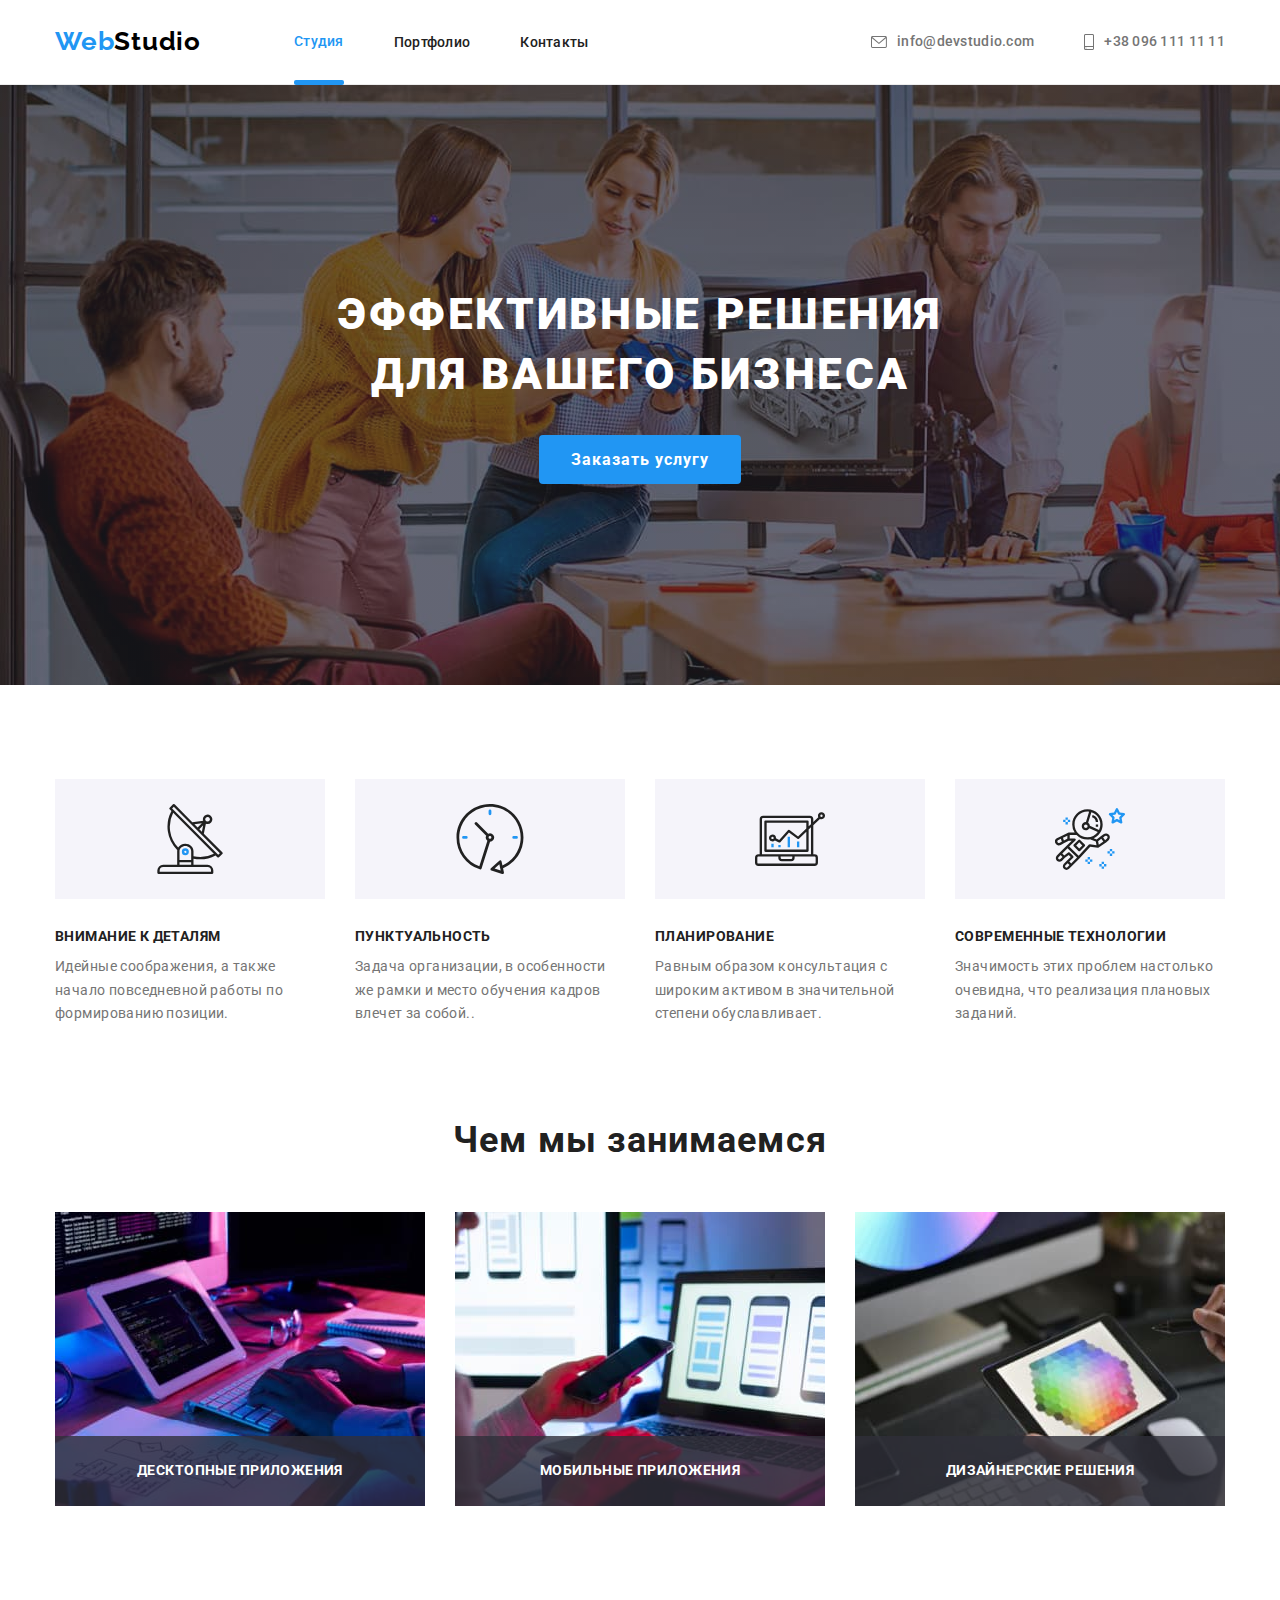
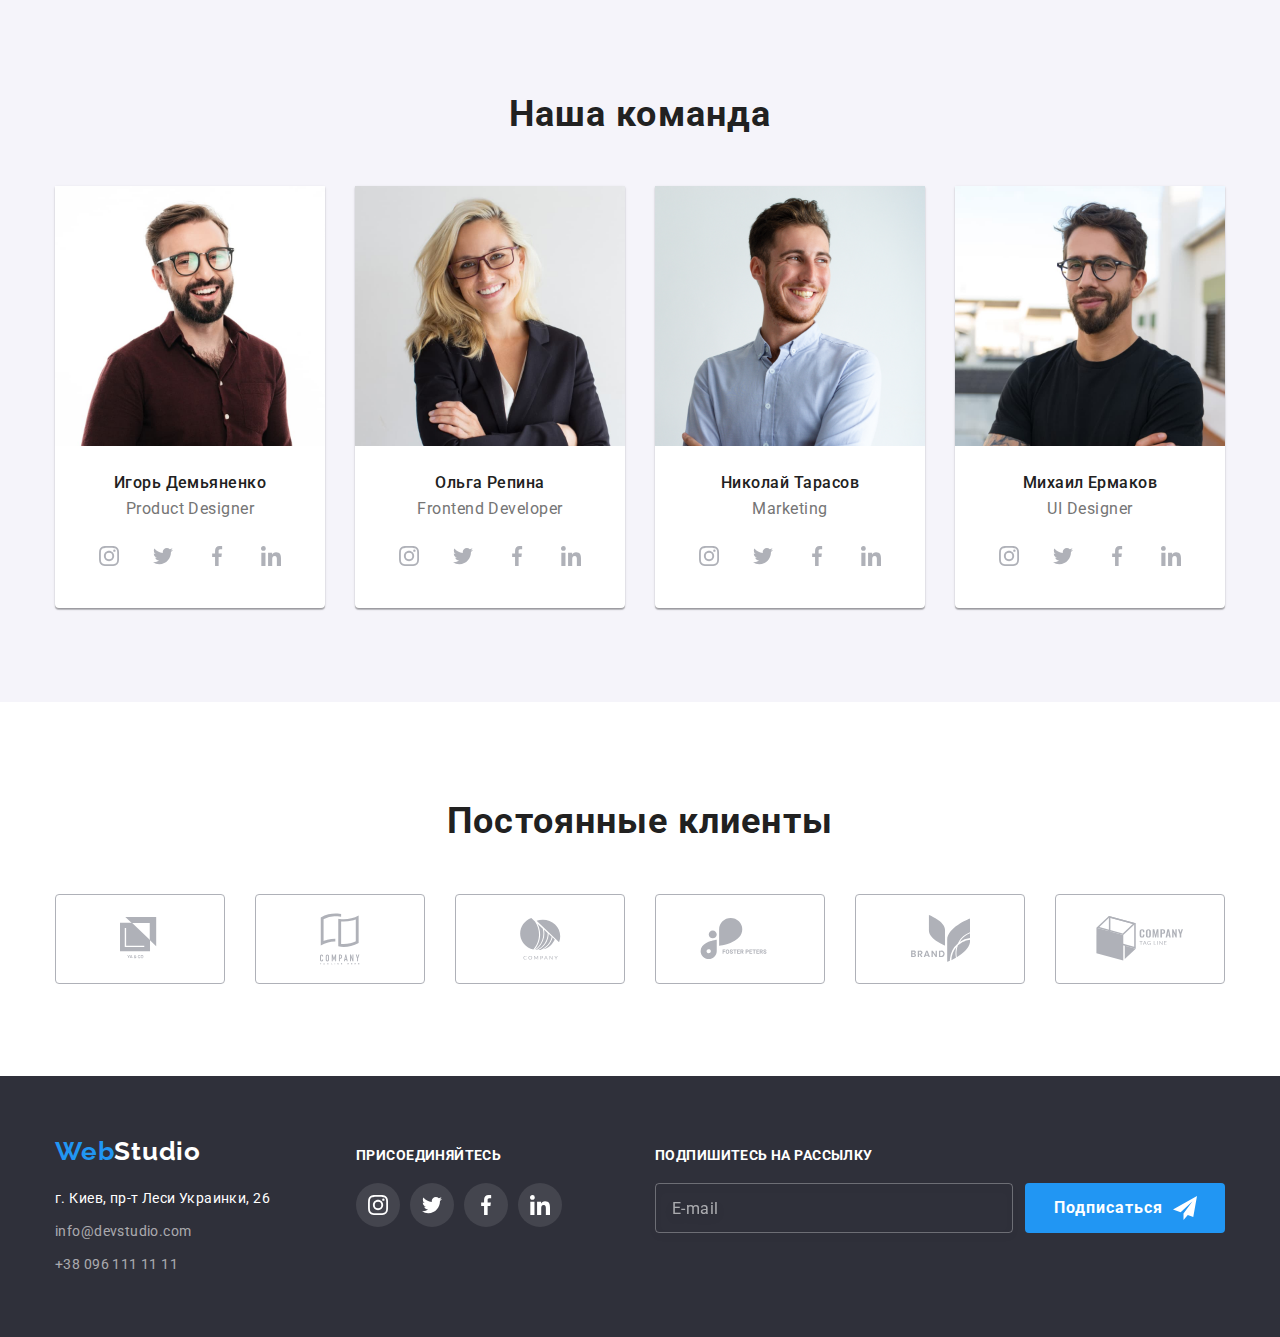
<file: index.html>
<!DOCTYPE html>
<html lang="ru">
<head>
    <meta charset="UTF-8">
    <meta name="viewport" content="width=device-width, initial-scale=1.0">
    <title>WebStudio</title>
    <link rel="preconnect" href="https://fonts.gstatic.com">
    <link href="https://fonts.googleapis.com/css2?family=Raleway:wght@700&family=Roboto:wght@400;500;700;900&display=swap"
          rel="stylesheet">
    <link rel="stylesheet" href="./css/modern-normalize.css">
    <link rel="stylesheet" href="./css/main.min.css">
</head>
<body>
    <!-- Navigation -->
    <header class="header">
                <div class="page-header container">
                    <nav class="navigation">
                        <a class="logo logo--navigation" href="./index.html">
                            <span class="logo__web">Web</span>Studio
                        </a>
                        <ul class="navigation__list">
                            <li class="navigation__item">
                                <a class="navigation__link navigation__link--current" href="./index.html">Студия</a>
                            </li>
                            <li class="navigation__item">
                                <a class="navigation__link" href="./portfolio.html">Портфолио</a>
                            </li>
                            <li class="navigation__item">
                                <a class="navigation__link" href="#">Контакты</a>
                            </li>
                        </ul>
                    </nav>
                    
                    
                    <ul class="contacts">
                        <li class="contacts__item">
                            <a class="contacts__link" href="mailto:info@devstudio.com">
                                <svg class="contacts__icon" width="16" height="12">
                                    <use href="./images/sprite.svg#icon-envelope"></use>
                                </svg>
                                info@devstudio.com
                            </a>
                        </li>
                        <li class="contacts__item">
                            <a class="contacts__link" href="tel:+380961111111">
                                <svg class="contacts__icon" width="10" height="16">
                                    <use href="./images/sprite.svg#icon-smartphone"></use>
                                </svg>
                                +38 096 111 11 11
                            </a>
                        </li>
                    </ul>
                </div>
    </header>
<main>
    <!-- Hero --> 
        <section class="hero">
            <div class="hero__overlay">
                <h1 class="hero__title">Эффективные решения <br />для вашего бизнеса</h1>
                <button class="hero__button" type="button" data-modal-open>Заказать услугу</button>
            </div>
          </section>
    <!-- Advantages -->
    <section class="advantages">
                   <div class="container">
                        <h2 class="advantages__title visually-hidden">Характеристики</h2>

                        <ul class="advantages__list">
                            <li class="advantages__item">
                                <div class="advantages__container">
                                    <svg class="advantages__icon" width="70" height="70">
                                        <use href="./images/sprite.svg#icon-antenna-1"></use>
                                    </svg>
                                </div>
                                <h3 class="advantages__title">Внимание к деталям</h3>
                                <p class="advantages__description">Идейные соображения, а также начало повседневной работы по формированию позиции.</p>
                            </li>

                            <li class="advantages__item">
                                <div class="advantages__container">
                                    <svg class="advantages__icon" width="70" height="70">
                                        <use href="./images/sprite.svg#icon-clock-1"></use>
                                    </svg>
                                </div>
                                <h3 class="advantages__title">Пунктуальность</h3>
                                <p class="advantages__description">Задача организации, в особенности же рамки и место обучения кадров влечет за собой..</p>
                            </li>

                            <li class="advantages__item">
                                <div class="advantages__container">
                                    <svg class="advantages__icon" width="70" height="70">
                                        <use href="./images/sprite.svg#icon-diagram-1"></use>
                                    </svg>
                                </div>
                                <h3 class="advantages__title">Планирование</h3>
                                <p class="advantages__description">Равным образом консультация с широким активом в значительной степени обуславливает.</p>
                            </li>

                            <li class="advantages__item">
                                <div class="advantages__container">
                                    <svg class="advantages__icon" width="70" height="70">
                                        <use href="./images/sprite.svg#icon-astronaut-1"></use>
                                    </svg>
                                </div>
                                <h3 class="advantages__title">Современные технологии</h3>
                                <p class="advantages__description">Значимость этих проблем настолько очевидна, что реализация плановых заданий.</p>
                            </li>
                        </ul>
                   </div>
        </section>
    <!-- Activities -->
    <section class="activities" >
        <div class="container" >
            <h2 class="activities__title">Чем мы занимаемся</h2>
            <ul class="activities__list">
                <li class="activities__item"> 
                    <div class="activities__thumb">
                        <img src="images/image_1.jpg" alt="image_1">
                        <p class="activities__text">Десктопные приложения</p>
                    </div> 
                </li>
                <li class="activities__item"> 
                    <div class="activities__thumb">
                        <img src="images/image_2.jpg" alt="image_2">
                        <p class="activities__text">Мобильные приложения</p>
                    </div> 
                </li>
                <li class="activities__item"> 
                    <div class="activities__thumb">
                        <img src="images/image_3.jpg" alt="image_3">
                        <p class="activities__text">Дизайнерские решения</p>
                    </div> 
                </li>
            </ul>
        </div>
    </section>
    <!-- Our team -->
    <section class="team" >
        <div class="container">
            <h2 class="team__title">Наша команда</h2>
            <ul class="team__list">

                <li class="team__item">
                    <div class="team_thumb">
                        <img src="images/ihor.jpg" alt="Фото Игоря">
                    </div>
                    
                    <div class="team__member">
                        <h3 class="team__member-name">Игорь Демьяненко</h3>
                        <p class="team__member-pos">Product Designer</p>
                        
                        <ul class="socials">
                        
                            <li class="socials__item">
                                <a class="socials__link" href="#">
                                    <svg class="socials__icon" width="20" height="20">
                                        <use href="./images/sprite.svg#icon-instagram-2"></use>
                                    </svg>
                                </a>
                            </li>
                        
                            <li class="socials__item">
                                <a class="socials__link" href="#">
                                    <svg class="socials__icon" width="20" height="20">
                                        <use href="./images/sprite.svg#icon-twitter-1"></use>
                                    </svg>
                                </a>
                            </li>
                        
                            <li class="socials__item">
                                <a class="socials__link" href="#">
                                    <svg class="socials__icon" width="20" height="20">
                                        <use href="./images/sprite.svg#icon-facebook-1"></use>
                                    </svg>
                                </a>
                            </li>
                        
                            <li class="socials__item">
                                <a class="socials__link" href="#">
                                    <svg class="socials__icon" width="20" height="20">
                                        <use href="./images/sprite.svg#icon-linkedin-1"></use>
                                    </svg>
                                </a>
                            </li>
                        </ul>
                    </div>
                </li>


                <li class="team__item">
                   <div class="team_thumb">
                        <img src="images/olha.jpg" alt="Фото Ольги">
                   </div>
                    
                   <div class="team__member">
                    <h3 class="team__member-name">Ольга Репина</h3>
                    <p class="team__member-pos">Frontend Developer</p>
                    
                    <ul class="socials">
                    
                        <li class="socials__item">
                            <a class="socials__link" href="#">
                                <svg class="socials__icon" width="20" height="20">
                                    <use href="./images/sprite.svg#icon-instagram-2"></use>
                                </svg>
                            </a>
                        </li>
                    
                        <li class="socials__item">
                            <a class="socials__link" href="#">
                                <svg class="socials__icon" width="20" height="20">
                                    <use href="./images/sprite.svg#icon-twitter-1"></use>
                                </svg>
                            </a>
                        </li>
                    
                        <li class="socials__item">
                            <a class="socials__link" href="#">
                                <svg class="socials__icon" width="20" height="20">
                                    <use href="./images/sprite.svg#icon-facebook-1"></use>
                                </svg>
                            </a>
                        </li>
                    
                        <li class="socials__item">
                            <a class="socials__link" href="#">
                                <svg class="socials__icon" width="20" height="20">
                                    <use href="./images/sprite.svg#icon-linkedin-1"></use>
                                </svg>
                            </a>
                        </li>
                    </ul>
                   </div>
                </li>


                <li class="team__item">
                    <div class="team_thumb">
                        <img src="images/nick.jpg" alt="Фото Николая">
                    </div>

                    <div class="team__member">
                        <h3 class="team__member-name">Николай Тарасов</h3>
                        <p class="team__member-pos">Marketing</p>
                        
                        <ul class="socials">
                        
                            <li class="socials__item">
                                <a class="socials__link" href="#">
                                    <svg class="socials__icon" width="20" height="20">
                                        <use href="./images/sprite.svg#icon-instagram-2"></use>
                                    </svg>
                                </a>
                            </li>
                        
                            <li class="socials__item">
                                <a class="socials__link" href="#">
                                    <svg class="socials__icon" width="20" height="20">
                                        <use href="./images/sprite.svg#icon-twitter-1"></use>
                                    </svg>
                                </a>
                            </li>
                        
                            <li class="socials__item">
                                <a class="socials__link" href="#">
                                    <svg class="socials__icon" width="20" height="20">
                                        <use href="./images/sprite.svg#icon-facebook-1"></use>
                                    </svg>
                                </a>
                            </li>
                        
                            <li class="socials__item">
                                <a class="socials__link" href="#">
                                    <svg class="socials__icon" width="20" height="20">
                                        <use href="./images/sprite.svg#icon-linkedin-1"></use>
                                    </svg>
                                </a>
                            </li>
                        </ul>
                    </div>
                </li>


                <li class="team__item">
                    <div class="team_thumb">
                        <img src="images/mikchail.jpg" alt="Фото Михаила">
                    </div>
                    
                    <div class="team__member">
                        <h3 class="team__member-name">Михаил Ермаков</h3>
                        <p class="team__member-pos">UI Designer</p>
                        
                        <ul class="socials">
                        
                            <li class="socials__item">
                                <a class="socials__link" href="#">
                                    <svg class="socials__icon" width="20" height="20">
                                        <use href="./images/sprite.svg#icon-instagram-2"></use>
                                    </svg>
                                </a>
                            </li>
                        
                            <li class="socials__item">
                                <a class="socials__link" href="#">
                                    <svg class="socials__icon" width="20" height="20">
                                        <use href="./images/sprite.svg#icon-twitter-1"></use>
                                    </svg>
                                </a>
                            </li>
                        
                            <li class="socials__item">
                                <a class="socials__link" href="#">
                                    <svg class="socials__icon" width="20" height="20">
                                        <use href="./images/sprite.svg#icon-facebook-1"></use>
                                    </svg>
                                </a>
                            </li>
                        
                            <li class="socials__item">
                                <a class="socials__link" href="#">
                                    <svg class="socials__icon" width="20" height="20">
                                        <use href="./images/sprite.svg#icon-linkedin-1"></use>
                                    </svg>
                                </a>
                            </li>
                        </ul>
                    </div>
                </li>
            </ul>
        </div>
    </section>

    <!-- CLIENTS -->
    <section class="clients">
       <div class="clients container">
           <h2 class="clients__title">Постоянные клиенты</h2>
            <ul class="clients__list">

                <li class="clients__item">
                    <a class="clients__link" href="#">
                        <svg class="clients__icon" width="40" height="52">
                            <use href="./images/sprite.svg#icon-logo-1"></use>
                        </svg>
                    </a>
                </li>

                <li class="clients__item">
                    <a class="clients__link" href="#">
                        <svg class="clients__icon" width="40" height="52">
                            <use href="./images/sprite.svg#icon-logo-2"></use>
                        </svg>
                    </a>
                </li>

                <li class="clients__item">
                    <a class="clients__link" href="#">
                        <svg class="clients__icon" width="41" height="42">
                            <use href="./images/sprite.svg#icon-logo-3"></use>
                        </svg>
                    </a>
                </li>

                <li class="clients__item">
                    <a class="clients__link" href="#">
                        <svg class="clients__icon" width="80" height="42">
                            <use href="./images/sprite.svg#icon-logo-4"></use>
                        </svg>
                    </a>
                </li>

                <li class="clients__item">
                    <a class="clients__link" href="#">
                        <svg class="clients__icon" width="59" height="47">
                            <use href="./images/sprite.svg#icon-logo-5"></use>
                        </svg>
                    </a>
                </li>

                <li class="clients__item">
                    <a class="clients__link" href="#">
                        <svg class="clients__icon" width="88" height="45">
                            <use href="./images/sprite.svg#icon-logo-6"></use>
                        </svg>
                    </a>
                </li>

            </ul>
       </div>
    </section>
</main>

<footer class="footer">
    <div class="footer__wrapper">
        <div>
            <a class="logo footer__logo" href="./index.html">
                <span class="logo__web">Web</span>Studio
            </a>
            <address class="footer__contacts">
                    <span class="footer__contacts-location">г. Киев, пр-т Леси Украинки, 26</span>
                    <ul class="footer__contacts-list">
                        <li class="footer__contacts-item">
                            <a class="footer__contacts-link" href="mailto:info@devstudio.com">info@devstudio.com</a>
                        </li>
                        <li class="footer__contacts-item">
                            <a class="footer__contacts-link" href="tel:+380961111111">+38 096 111 11 11</a>
                        </li>
                    </ul>
            </address>
        </div>
        
        <div class="footer__socials">
            <p class="footer__socials-title">ПРИСОЕДИНЯЙТЕСЬ</p>
            
            <ul class="socials list-socials">

                <li class="socials__item">
                    <a class="socials__link socials__link--footer" href="#">
                        <svg class="socials__icon socials__icon--footer" width="20" height="20">
                            <use href="./images/sprite.svg#icon-instagram-2"></use>
                        </svg>
                    </a>
                </li>

                <li class="socials__item">
                    <a class="socials__link socials__link--footer" href="#">
                        <svg class="socials__icon socials__icon--footer" width="20" height="20">
                            <use href="./images/sprite.svg#icon-twitter-1"></use>
                        </svg>
                    </a>
                </li>

                <li class="socials__item">
                    <a class="socials__link socials__link--footer" href="#">
                        <svg class="socials__icon socials__icon--footer" width="20" height="20">
                            <use href="./images/sprite.svg#icon-facebook-1"></use>
                        </svg>
                    </a>
                </li>

                <li class="socials__item">
                    <a class="socials__link socials__link--footer" href="#">
                        <svg class="socials__icon socials__icon--footer" width="20" height="20">
                            <use href="./images/sprite.svg#icon-linkedin-1"></use>
                        </svg>
                    </a>
                </li>
            </ul>

        </div>

        <form class="footer__form">
            <label class="footer__form-item">
                <span class="footer__form-label">Подпишитесь на рассылку</span>
                <input class="footer__form-input" type="email" name="email" placeholder="E-mail">
            </label>
            <button class="footer__form-button" type="submit">Подписаться
                <svg class="footer__form-icon" width="24" height="24">
                    <use href="./images/sprite.svg#icon-send"></use>
                </svg>
            </button>
        </form>
    </div>

    <div class="backdrop is-hidden" data-modal>
        <div class="modal">
            <form class="modal__form">
                <p class="modal__form-title">Оставьте свои данные, мы вам перезвоним</p>

                <div class="modal__inputs">
                    <label class="modal__input">
                        <span class="modal__input-label">Имя</span>
                        <input class="modal__input-area" type="text" name="name">
                        <svg class="modal__input-icon" width="18" height="18">
                            <use href="./images/sprite.svg#icon-name"></use>
                        </svg>
                    </label>
                    
                    <label class="modal__input">
                        <span class="modal__input-label">Телефон</span>
                        <input class="modal__input-area" type="tel" name="tel">
                        <svg class="modal__input-icon" width="18" height="18">
                            <use href="./images/sprite.svg#icon-tel"></use>
                        </svg>
                    </label>
                    
                    <label class="modal__input">
                        <span class="modal__input-label">Почта</span>
                        <input class="modal__input-area" type="email" name="email">
                        <svg class="modal__input-icon" width="18" height="18">
                            <use href="./images/sprite.svg#icon-mail"></use>
                        </svg>
                    </label>
                    
                    <label class="modal__input">
                        <span class="modal__input-label">Комментарий</span>
                        <textarea class="modal__textarea" name="comment" rows="10" placeholder="Введите текст"></textarea>
                    </label>

                </div>
                    
                                   
                <label class="modal__checkbox">
                    <input class="modal__checkbox-input" type="checkbox" name="policy">
                    <span class="modal__checkbox-icon"></span>
                    <span class="modal__checkbox-agreement">Соглашаюсь с рассылкой и принимаю
                    <a class="modal__checkbox-link">Условия договора</a></span>
                </label>              

                <button class="modal__button-submit" type="submit">Отправить</button>
            </form>
            <button class="modal__close-button" data-modal-close>
                <svg class="modal__close-icon" width="11" height="11">
                    <use href="./images/sprite.svg#icon-close"></use>
                </svg>
            </button>
        </div>
    </div>
    
</footer>
<script src="./modal.js"></script>
</body>
</html>
</file>
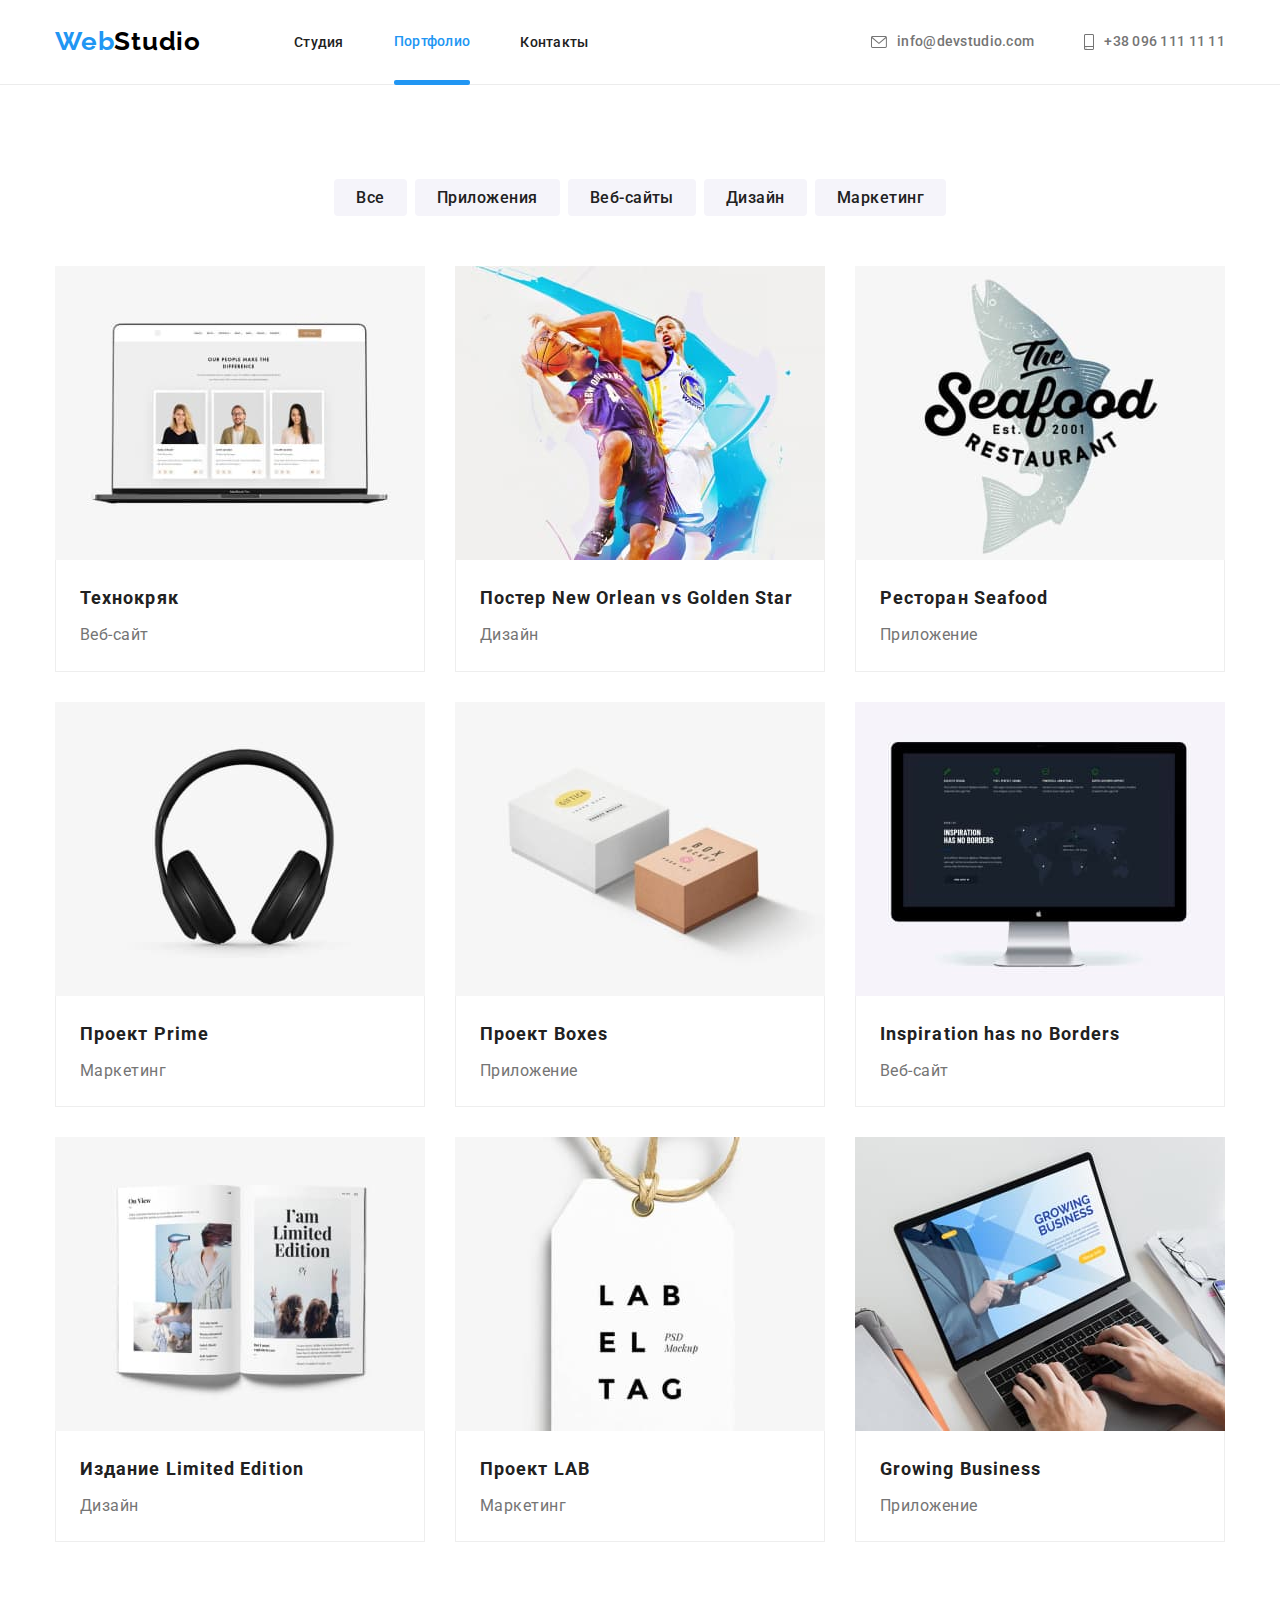
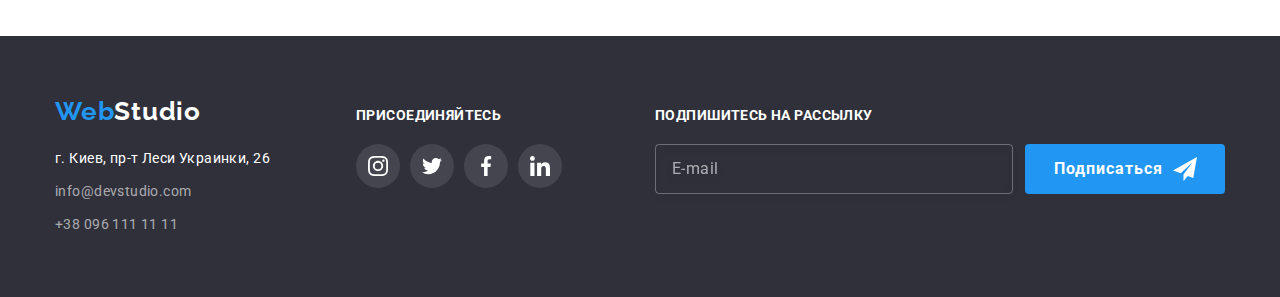
<file: portfolio.html>
<!DOCTYPE html>
<html lang="ru">
<head>
    <meta charset="UTF-8">
    <meta name="viewport" content="width=device-width, initial-scale=1.0">
    <title>WebStudio</title>
    <link rel="preconnect" href="https://fonts.gstatic.com">
    <link href="https://fonts.googleapis.com/css2?family=Raleway:wght@700&family=Roboto:wght@400;500;700;900&display=swap"
          rel="stylesheet">
    <link rel="stylesheet" href="./css/modern-normalize.css">
    <link rel="stylesheet" href="./css/main.min.css">
</head>
<body>
    <header class="header">
        <div class="page-header container">
            <nav class="navigation">
                <a class="logo logo--navigation" href="./index.html">
                    <span class="logo__web">Web</span>Studio
                </a>
                <ul class="navigation__list">
                    <li class="navigation__item">
                        <a class="navigation__link" href="./index.html">Студия</a>
                    </li>
                    <li class="navigation__item">
                        <a class="navigation__link navigation__link--current" href="./portfolio.html">Портфолио</a>
                    </li>
                    <li class="navigation__item">
                        <a class="navigation__link" href="">Контакты</a>
                    </li>
                </ul>
            </nav>
        
            <ul class="contacts">
                <li class="contacts__item">
                    <a class="contacts__link" href="mailto:info@devstudio.com">
                        <svg class="contacts__icon" width="16" height="12">
                            <use href="./images/sprite.svg#icon-envelope"></use>
                        </svg>
                        info@devstudio.com
                    </a>
                </li>
                <li class="contacts__item">
                    <a class="contacts__link" href="tel:+380961111111">
                        <svg class="contacts__icon" width="10" height="16">
                            <use href="./images/sprite.svg#icon-smartphone"></use>
                        </svg>
                        +38 096 111 11 11
                    </a>
                </li>
            </ul>
        </div>
    </header>

<main>
    <!-- Portfolio -->
    <section class="section-portfolio" >

       <div class="container">
            <h1 class="visually-hidden">Portfolio</h1>
            <ul class="filters">
                <li class="filters__item">
                    <button class="filters__button" type="button">Все</button>
                </li>
                <li class="filters__item">
                    <button class="filters__button" type="button">Приложения</button>
                </li>
                <li class="filters__item">
                    <button class="filters__button" type="button">Веб-сайты</button>
                </li>
                <li class="filters__item">
                    <button class="filters__button" type="button">Дизайн</button>
                </li>
                <li class="filters__item">
                    <button class="filters__button" type="button">Маркетинг</button>
                </li>
            </ul>
            
            <ul class="projects">
            
                <li class="projects__item">
                    <a class="projects__link" href="">
                        <div class="projects__thumb">
                            <img src="./images/web-site.jpg" alt="Lap top picture">
                            <p class="projects__description">Технокряк это современная площадка распространения
                                коронавируса. Компании используют эту платформу для цифрового
                                шпионажа и атак на защищённые сервера конкурентов.</p>
                        </div>
                        <div class="projects__content">
                            <h2 class="projects__title">Технокряк</h2>
                            <p class="projects__type">Веб-сайт</p>
                        </div>
                    </a>
                </li>
            
                <li class="projects__item">
                    <a class="projects__link" href="">
                        <div class="projects__thumb">
                            <img src="./images/design.jpg" alt="Steffan Curry Warriors picture">
                            <p class="projects__description">Технокряк это современная площадка распространения
                                коронавируса. Компании используют эту платформу для цифрового
                                шпионажа и атак на защищённые сервера конкурентов.</p>
                        </div>
                        <div class="projects__content">
                            <h2 class="projects__title">Постер New Orlean vs Golden Star</h2>
                            <p class="projects__type">Дизайн</p>
                        </div>
                    </a>
                </li>
            
                <li class="projects__item">
                    <a class="projects__link" href="">
                        <div class="projects__thumb">
                            <img src="./images/app.jpg" alt="Sea Food restaurant logo">
                            <p class="projects__description">Технокряк это современная площадка распространения
                                коронавируса. Компании используют эту платформу для цифрового
                                шпионажа и атак на защищённые сервера конкурентов.</p>
                        </div>
                        <div class="projects__content">
                            <h2 class="projects__title">Ресторан Seafood</h2>
                            <p class="projects__type">Приложение</p>
                        </div>
                    </a>
                </li>
            
                <li class="projects__item">
                    <a class="projects__link" href="">
                        <div class="projects__thumb">
                            <img src="./images/marketing.jpg" alt="Headphones picture">
                            <p class="projects__description">Технокряк это современная площадка распространения
                                коронавируса. Компании используют эту платформу для цифрового
                                шпионажа и атак на защищённые сервера конкурентов.</p>
                        </div>
                        <div class="projects__content">
                            <h2 class="projects__title">Проект Prime</h2>
                            <p class="projects__type">Маркетинг</p>
                        </div>
                    </a>
                </li>
            
                <li class="projects__item">
                    <a class="projects__link" href="">
                        <div class="projects__thumb">
                            <img src="./images/app-2.jpg" alt="Box picture">
                            <p class="projects__description">Технокряк это современная площадка распространения
                                коронавируса. Компании используют эту платформу для цифрового
                                шпионажа и атак на защищённые сервера конкурентов.</p>
                        </div>
                        <div class="projects__content">
                            <h2 class="projects__title">Проект Boxes</h2>
                            <p class="projects__type">Приложение</p>
                        </div>
                    </a>
                </li>
            
                <li class="projects__item">
                    <a class="projects__link" href="">
                        <div class="projects__thumb">
                            <img src="./images/website-2.jpg" alt="Monitor picture">
                            <p class="projects__description">Технокряк это современная площадка распространения
                                коронавируса. Компании используют эту платформу для цифрового
                                шпионажа и атак на защищённые сервера конкурентов.</p>
                        </div>
                        <div class="projects__content">
                            <h2 class="projects__title">Inspiration has no Borders</h2>
                            <p class="projects__type">Веб-сайт</p>
                        </div>
                    </a>
                </li>
            
                <li class="projects__item">
                    <a class="projects__link" href="">
                        <div class="projects__thumb">
                            <img src="./images/design-2.jpg" alt="Book picture">
                            <p class="projects__description">Технокряк это современная площадка распространения
                                коронавируса. Компании используют эту платформу для цифрового
                                шпионажа и атак на защищённые сервера конкурентов.</p>
                        </div>
                        <div class="projects__content">
                            <h2 class="projects__title">Издание Limited Edition</h2>
                            <p class="projects__type">Дизайн</p>
                        </div>
                    </a>
                </li>
            
                <li class="projects__item">
                    <a class="projects__link" href="">
                        <div class="projects__thumb">
                            <img src="./images/marketing-2.jpg" alt="Label picture">
                            <p class="projects__description">Технокряк это современная площадка распространения
                                коронавируса. Компании используют эту платформу для цифрового
                                шпионажа и атак на защищённые сервера конкурентов.</p>
                        </div>
                        <div class="projects__content">
                            <h2 class="projects__title">Проект LAB</h2>
                            <p class="projects__type">Маркетинг</p>
                        </div>
                    </a>
                </li>
            
                <li class="projects__item">
                    <a class="projects__link" href="">
                        <div class="projects__thumb">
                            <img src="./images/app-3.jpg" alt="Lap top picture">
                            <p class="projects__description">Технокряк это современная площадка распространения
                                коронавируса. Компании используют эту платформу для цифрового
                                шпионажа и атак на защищённые сервера конкурентов.</p>
                        </div>
                        <div class="projects__content">
                            <h2 class="projects__title">Growing Business</h2>
                            <p class="projects__type">Приложение</p>
                        </div>
                    </a>
                </li>
            
            </ul>
       </div>
       
    </section>
</main>

<footer class="footer">
    <div class="footer__wrapper">
        <div>
            <a class="logo footer__logo" href="./index.html">
                <span class="logo__web">Web</span>Studio
            </a>
            <address class="footer__contacts">
                <span class="footer__contacts-location">г. Киев, пр-т Леси Украинки, 26</span>
                    <ul class="footer__contacts-list">
                        <li class="footer__contacts-item">
                            <a class="footer__contacts-link" href="mailto:info@devstudio.com">info@devstudio.com</a>
                        </li>
                        <li class="footer__contacts-item">
                            <a class="footer__contacts-link" href="tel:+380961111111">+38 096 111 11 11</a>
                        </li>
                    </ul>
            </address>
        </div>

        <div class="footer__socials">
            <p class="footer__socials-title">ПРИСОЕДИНЯЙТЕСЬ</p>
        
            <ul class="socials list-socials">
        
                <li class="socials__item">
                    <a class="socials__link socials__link--footer insta" href="">
                        <svg class="socials__icon socials__icon--footer" width="20" height="20">
                            <use href="./images/sprite.svg#icon-instagram-2"></use>
                        </svg>
                    </a>
                </li>
        
                <li class="socials__item">
                    <a class="socials__link socials__link--footer twitter" href="">
                        <svg class="socials__icon socials__icon--footer" width="20" height="20">
                            <use href="./images/sprite.svg#icon-twitter-1"></use>
                        </svg>
                    </a>
                </li>
        
                <li class="socials__item">
                    <a class="socials__link socials__link--footer facebook" href="">
                        <svg class="socials__icon socials__icon--footer" width="20" height="20">
                            <use href="./images/sprite.svg#icon-facebook-1"></use>
                        </svg>
                    </a>
                </li>
        
                <li class="socials__item">
                    <a class="socials__link socials__link--footer linkedin" href="">
                        <svg class="socials__icon socials__icon--footer" width="20" height="20">
                            <use href="./images/sprite.svg#icon-linkedin-1"></use>
                        </svg>
                    </a>
                </li>
            </ul>
        
        </div>

        <form class="footer__form">
            <label class="footer__form-item">
                <span class="footer__form-label">Подпишитесь на рассылку</span>
                <input class="footer__form-input" type="email" name="email" placeholder="E-mail">
            </label>
            <button class="footer__form-button" type="submit">Подписаться
                <svg class="footer__form-icon" width="24" height="24">
                    <use href="./images/sprite.svg#icon-send"></use>
                </svg>
            </button>
        </form>

    </div>
</footer>
</body>
</html>
</file>
<file: css/main.min.css>
/*! modern-normalize v1.0.0 | MIT License | https://github.com/sindresorhus/modern-normalize */*,*::before,*::after{-webkit-box-sizing:border-box;box-sizing:border-box}:root{-moz-tab-size:4;-o-tab-size:4;tab-size:4}html{line-height:1.15;-webkit-text-size-adjust:100%}body{margin:0;padding:0}body{font-family:system-ui,-apple-system,"Segoe UI",Roboto,Helvetica,Arial,sans-serif,"Apple Color Emoji","Segoe UI Emoji"}hr{height:0;color:inherit}abbr[title]{-webkit-text-decoration:underline dotted;text-decoration:underline dotted}b,strong{font-weight:bolder}code,kbd,samp,pre{font-family:ui-monospace, SFMono-Regular, Consolas, 'Liberation Mono', Menlo, monospace;font-size:1em}small{font-size:80%}sub,sup{font-size:75%;line-height:0;position:relative;vertical-align:baseline}sub{bottom:-0.25em}sup{top:-0.5em}table{text-indent:0;border-color:inherit}button,input,optgroup,select,textarea{font-family:inherit;font-size:100%;line-height:1.15;margin:0}address a,address p{font-style:normal;text-decoration:none}li{list-style-type:none}button,select{text-transform:none}button,[type='button'],[type='reset'],[type='submit']{-webkit-appearance:button}::-moz-focus-inner{border-style:none;padding:0}:-moz-focusring{outline:1px dotted ButtonText}:-moz-ui-invalid{box-shadow:none}legend{padding:0}progress{vertical-align:baseline}::-webkit-inner-spin-button,::-webkit-outer-spin-button{height:auto}[type='search']{-webkit-appearance:textfield;outline-offset:-2px}::-webkit-search-decoration{-webkit-appearance:none}::-webkit-file-upload-button{-webkit-appearance:button;font:inherit}summary{display:list-item}body{background-color:var(--primary-white-color);color:var(--primary-text-color);font-family:Roboto, sans-serif}.visually-hidden{position:absolute;width:1px;height:1px;margin:-1px;border:0;padding:0;white-space:nowrap;-webkit-clip-path:inset(100%);clip-path:inset(100%);clip:rect(0 0 0 0);overflow:hidden}.list,.contacts,.footer__contacts-list,.filters,.projects{margin:0;padding:0;list-style:none;display:block}.container{margin:0 auto;width:1200px;padding-left:15px;padding-right:15px}h1,h2,h3,h4,h5,p{margin:0;padding:0}img{display:block;height:auto;max-width:100%}:root{--primary-text-color: #757575;--primary-title-color: #212121;--alt-logo-color: #2196f3;--bcg-button-color: #f5f4fa;--bcg-color: #f5f4fa;--primary-white-color: #fff;--alt-bcg-color: #2f303a;--address-items-color: rgb(255, 255, 255, 0.6);--social-links-color-1: #afb1b8;--transition-duration-cubic: 250ms cubic-bezier(0.4, 0, 0.2, 1)}.logo{display:-webkit-box;display:-ms-flexbox;display:flex;-webkit-box-align:center;-ms-flex-align:center;align-items:center;margin-right:93px}.logo:focus,.logo:hover{color:#000}.logo__web{color:var(--alt-logo-color)}.logo--navigation{color:#000;font-family:Raleway;font-weight:bold;font-size:26px;line-height:1.38;letter-spacing:0.03em}.header{border-bottom:1px solid #ececec}.page-header{-webkit-box-align:center;-ms-flex-align:center;align-items:center;padding-left:15px;padding-right:15px;padding-top:24px;padding-bottom:24px;display:-webkit-box;display:-ms-flexbox;display:flex}.navigation{display:-webkit-box;display:-ms-flexbox;display:flex}.navigation__list{-webkit-box-align:center;-ms-flex-align:center;align-items:center;margin:0;padding:0;list-style:none;display:-webkit-box;display:-ms-flexbox;display:flex}.navigation__item+.navigation__item{margin-left:50px}a,.navigation__link{text-decoration:none}.navigation__link{color:var(--primary-title-color);font-weight:500;font-size:14px;line-height:1.14;letter-spacing:0.02em}.navigation__link:hover,.navigation__link:focus{color:#2196f3;-webkit-transition:color var(--transition-duration-cubic);transition:color var(--transition-duration-cubic)}.navigation__link--current{position:relative;display:block;color:#2196f3;-webkit-transition:color var(--transition-duration-cubic);transition:color var(--transition-duration-cubic)}.navigation__link--current::after{content:'';position:absolute;bottom:-218%;left:0;display:block;height:5px;width:100%;background-color:var(--alt-logo-color);border-radius:2px}.contacts__link{display:-webkit-box;display:-ms-flexbox;display:flex;-webkit-box-align:center;-ms-flex-align:center;align-items:center;color:var(--primary-text-color);font-weight:500;font-size:14px;line-height:1.14;letter-spacing:0.02em}.contacts__link:hover{color:var(--alt-logo-color)}.contacts__icon{fill:currentColor;margin-right:10px}.contacts{display:-webkit-box;display:-ms-flexbox;display:flex;-webkit-box-pack:end;-ms-flex-pack:end;justify-content:flex-end;margin-left:auto}.contacts__item+.contacts__item{margin-left:50px}.hero__overlay{text-align:center;padding-bottom:200px;padding-top:200px;max-width:1600px;height:600px;margin-left:auto;margin-right:auto;background-image:-webkit-gradient(linear, left top, right top, from(rgba(47,48,58,0.4)), to(rgba(47,48,58,0.4))),url(../images/hero-background.jpg);background-image:linear-gradient(to right, rgba(47,48,58,0.4), rgba(47,48,58,0.4)),url(../images/hero-background.jpg)}.hero__title{color:var(--primary-white-color);font-weight:900;font-size:44px;line-height:1.36;text-align:center;letter-spacing:0.06em;text-transform:uppercase;margin-bottom:30px;margin-top:0}.hero__button{border-radius:4px;border:none;padding:10px 32px;min-width:200px;background-color:var(--alt-logo-color);color:var(--primary-white-color);font-weight:bold;font-size:16px;line-height:1.87;-webkit-box-align:center;-ms-flex-align:center;align-items:center;text-align:center;letter-spacing:0.06em;-webkit-transition:color,background-color var(--transition-duration-cubic);transition:color,background-color var(--transition-duration-cubic)}.hero__button:hover,.hero__button:focus{background-color:var(--bcg-button-color);color:var(--primary-title-color)}.backdrop{position:fixed;top:0;left:0;width:100%;height:100%;background:rgba(0,0,0,0.2);opacity:1;-webkit-transition:opacity var(--transition-duration-cubic);transition:opacity var(--transition-duration-cubic)}.backdrop.is-hidden{opacity:0;pointer-events:none}.backdrop .modal{-webkit-transform:translate(-50%, -50%) scale(0.9);transform:translate(-50%, -50%) scale(0.9)}.modal{position:absolute;max-width:100%;max-height:100vh;left:50%;top:50%;overflow-y:auto;background:#ffffff;border-radius:4px;padding:40px;-webkit-transform:translate(-50%, -50%) scale(1);transform:translate(-50%, -50%) scale(1);-webkit-transition:scale var(--transition-duration-cubic);transition:scale var(--transition-duration-cubic)}.modal{position:absolute;max-width:100%;max-height:100vh;left:50%;top:50%;overflow-y:auto;background:#ffffff;border-radius:4px;padding:40px;-webkit-transform:translate(-50%, -50%) scale(1);transform:translate(-50%, -50%) scale(1);-webkit-transition:scale var(--transition-duration-cubic);transition:scale var(--transition-duration-cubic)}.modal__form{width:448px;margin-left:auto;margin-right:auto}.modal__form-title{margin-bottom:12px;font-weight:bold;font-size:20px;line-height:1.15;text-align:center;letter-spacing:0.03em;color:var(--primary-title-color)}.modal__inputs{margin-bottom:20px}.modal__input{position:relative;display:-webkit-box;display:-ms-flexbox;display:flex;-webkit-box-orient:vertical;-webkit-box-direction:normal;-ms-flex-direction:column;flex-direction:column}.modal__input:not(:last-child){margin-bottom:28px}.modal__input-icon{display:inline-block;position:absolute;left:12px;top:70%;fill:var(--primary-title-color);-webkit-transform:translateY(-70%);transform:translateY(-70%);-webkit-transition:fill 250ms cubic-bezier(0.4, 0, 0.2, 1);transition:fill 250ms cubic-bezier(0.4, 0, 0.2, 1)}.modal__input-label{margin-bottom:4px;font-weight:normal;font-size:12px;line-height:1.16;letter-spacing:0.01em;color:var(--primary-text-color)}.modal__input-area,.modal__textarea{height:40px;border:1px solid rgba(33,33,33,0.2);border-radius:4px;padding-left:42px;-webkit-transition:border 250ms cubic-bezier(0.4, 0, 0.2, 1);transition:border 250ms cubic-bezier(0.4, 0, 0.2, 1)}.modal__input-area:hover,.modal__textarea:hover,.modal__input-area:focus,.modal__textarea:focus,.modal__input-area:active,.modal__textarea:active{border-color:#2196f3;outline:none;cursor:pointer}.modal__input-area:focus+.modal__input-icon,.modal__textarea:focus+.modal__input-icon,.modal__input-area:hover+.modal__input-icon,.modal__textarea:hover+.modal__input-icon{fill:#2196f3}.modal__textarea{height:120px;padding:12px 16px;resize:none}.modal__input-area.textarea::-webkit-input-placeholder,.textarea.modal__textarea::-webkit-input-placeholder{font-weight:normal;font-size:12px;line-height:1.16;letter-spacing:0.01em;color:rgba(117,117,117,0.5)}.modal__input-area.textarea:-ms-input-placeholder,.textarea.modal__textarea:-ms-input-placeholder{font-weight:normal;font-size:12px;line-height:1.16;letter-spacing:0.01em;color:rgba(117,117,117,0.5)}.modal__input-area.textarea::-ms-input-placeholder,.textarea.modal__textarea::-ms-input-placeholder{font-weight:normal;font-size:12px;line-height:1.16;letter-spacing:0.01em;color:rgba(117,117,117,0.5)}.modal__input-area.textarea::placeholder,.textarea.modal__textarea::placeholder{font-weight:normal;font-size:12px;line-height:1.16;letter-spacing:0.01em;color:rgba(117,117,117,0.5)}.modal__checkbox{-webkit-box-pack:justify;-ms-flex-pack:justify;justify-content:space-between;-webkit-box-align:center;-ms-flex-align:center;align-items:center;display:-webkit-box;display:-ms-flexbox;display:flex;width:425px;margin-left:auto;margin-right:auto;margin-bottom:30px;font-weight:normal;font-size:14px;line-height:1.71;letter-spacing:0.03em;color:var(--primary-text-color)}.modal__checkbox input[type='checkbox']{width:16px;height:15px;border-color:var(--primary-title-color)}.modal__checkbox-agreement{font-family:Roboto;font-style:normal;font-weight:normal;font-size:14px;line-height:1.71;letter-spacing:0.03em;color:var(--primary-text-color)}.modal__checkbox-link{text-decoration:underline;color:var(--alt-logo-color)}.modal__checkbox-link:hover{color:var(--alt-logo-color);cursor:pointer}.modal__checkbox-input{position:absolute;appearance:none;-webkit-appearance:none;-moz-appearance:none}.modal__checkbox-icon{display:block;border:2px solid #000;width:16px;height:15px;border-radius:2px;background-color:#fff;background-image:#fff;-webkit-transition:background-color 250ms var(--transition-duration-cubic),background-image 250ms var(--transition-duration-cubic),border-color 250ms var(--transition-duration-cubic);transition:background-color 250ms var(--transition-duration-cubic),background-image 250ms var(--transition-duration-cubic),border-color 250ms var(--transition-duration-cubic)}.modal__checkbox-input:checked+.modal__checkbox-icon{background-color:var(--alt-logo-color);border-color:var(--alt-logo-color);background-image:url(../images/check.svg);background-size:contain;background-origin:border-box}.modal__button-submit{display:block;margin-left:auto;margin-right:auto;padding:10px 32px;min-width:200px;background-color:var(--alt-logo-color);color:var(--primary-white-color);font-weight:bold;font-size:16px;line-height:1.87;letter-spacing:0.06em;-webkit-box-shadow:0px 4px 4px rgba(0,0,0,0.15);box-shadow:0px 4px 4px rgba(0,0,0,0.15);border-radius:4px;border:none;cursor:pointer}.modal__close-button{position:absolute;display:-webkit-box;display:-ms-flexbox;display:flex;-webkit-box-pack:center;-ms-flex-pack:center;justify-content:center;-webkit-box-align:center;-ms-flex-align:center;align-items:center;top:0;right:0;border:1px solid rgba(0,0,0,0.1);width:30px;height:30px;background-color:white;border-radius:50%;margin-top:8px;margin-right:8px;cursor:pointer}.modal__close-icon{fill:#000;-webkit-transition:fill 250ms cubic-bezier(0.4, 0, 0.2, 1);transition:fill 250ms cubic-bezier(0.4, 0, 0.2, 1)}.modal__close-button:focus .modal__close-icon,.modal__close-button:hover .modal__close-icon{fill:#2196f3}.advantages__list{margin:0;padding:0;list-style:none;display:-webkit-box;display:-ms-flexbox;display:flex;-webkit-box-pack:justify;-ms-flex-pack:justify;justify-content:space-between}.advantages__item{width:270px}.advantages__item:not(:last-child){margin-right:30px}.advantages__container{display:-webkit-box;display:-ms-flexbox;display:flex;-webkit-box-align:center;-ms-flex-align:center;align-items:center;background-color:var(--bcg-button-color);padding:25px 100px;margin-bottom:30px}.advantages__icon{padding:0;border:none;margin:0}.advantages{padding-top:94px;padding-bottom:94px}.advantages__title{margin-top:0;margin-bottom:10px;color:var(--primary-title-color);font-weight:bold;font-size:14px;line-height:1.14;letter-spacing:0.03em;text-transform:uppercase}.advantages__description{color:var(--primary-text-color);font-style:normal;font-weight:normal;font-size:14px;line-height:1.7;letter-spacing:0.03em}.activities{padding-bottom:94px}.activities__title{color:var(--primary-title-color);font-weight:bold;text-align:center;font-size:36px;line-height:1.16;letter-spacing:0.03em;margin-bottom:50px}.activities__list{display:-webkit-box;display:-ms-flexbox;display:flex;margin:0;padding:0}.activities__item:not(:last-child){margin-right:30px}.activities__thumb{position:relative}.activities__thumb::before{display:inline-block;position:absolute;content:'';bottom:0;left:0;width:100%;height:70px;background-color:rgba(47,48,58,0.8)}.activities__text{display:inline-block;position:absolute;bottom:0;left:50%;-webkit-transform:translatex(-50%);transform:translatex(-50%);width:100%;padding-bottom:27px;font-weight:bold;font-size:14px;line-height:1.14;text-align:center;letter-spacing:0.03em;text-transform:uppercase;color:var(--primary-white-color)}.team{background-color:var(--bcg-color);padding-top:94px;padding-bottom:94px}.team__title{color:var(--primary-title-color);font-weight:bold;font-size:36px;line-height:1.16;text-align:center;letter-spacing:0.03em;margin-bottom:50px}.team__list{margin:0;padding:0;list-style:none;display:-webkit-box;display:-ms-flexbox;display:flex;-webkit-box-pack:justify;-ms-flex-pack:justify;justify-content:space-between}.team__item{background-color:var(--primary-white-color);-webkit-box-shadow:0px 1px 3px rgba(0,0,0,0.12),0px 1px 1px rgba(0,0,0,0.14),0px 2px 1px rgba(0,0,0,0.2);box-shadow:0px 1px 3px rgba(0,0,0,0.12),0px 1px 1px rgba(0,0,0,0.14),0px 2px 1px rgba(0,0,0,0.2);border-radius:0px 0px 4px 4px}.team__item:not(:last-child){margin-right:30px}.team__member{padding:30px 32px}.team__member-name{color:var(--primary-title-color);font-weight:500;font-size:16px;line-height:0.84;text-align:center;letter-spacing:0.03em;margin-bottom:10px}.team__member-pos{color:var(--primary-text-color);font-weight:normal;font-size:16px;line-height:1.2;text-align:center;letter-spacing:0.03em;margin-bottom:16px}.socials{display:-webkit-box;display:-ms-flexbox;display:flex;-ms-flex-pack:distribute;justify-content:space-around;padding:0;margin:0}.socials__item:not(:last-child){margin-right:10px}.socials__link{display:-webkit-box;display:-ms-flexbox;display:flex;-webkit-box-align:center;-ms-flex-align:center;align-items:center;-webkit-box-pack:center;-ms-flex-pack:center;justify-content:center;border:none;padding:0;width:44px;height:44px;border-radius:50%;color:var(--social-links-color-1);-webkit-transition:color,background-color var(--transition-duration-cubic);transition:color,background-color var(--transition-duration-cubic)}.socials__link:hover,.socials__link:focus{background-color:var(--alt-logo-color);color:var(--primary-white-color)}.socials__icon{fill:currentColor}.socials__icon.socials__icon--footer{fill:var(--primary-white-color)}.socials__link--footer{background-color:rgba(255,255,255,0.1)}.footer__socials-title{margin-bottom:20px}.clients .container{padding-top:98px;padding-bottom:92px;margin-left:auto;margin-right:auto}.clients__title{color:var(--primary-title-color);font-weight:bold;font-size:36px;line-height:1.2;text-align:center;letter-spacing:0.03em;margin-bottom:50px}.clients__list{display:-webkit-box;display:-ms-flexbox;display:flex;margin:0;padding:0}.clients__item:not(:last-child){margin-right:30px}.clients__link{width:170px;height:90px;border:1px var(--social-links-color-1) solid;border-radius:4px;display:-webkit-box;display:-ms-flexbox;display:flex;-webkit-box-pack:center;-ms-flex-pack:center;justify-content:center;-webkit-box-align:center;-ms-flex-align:center;align-items:center;color:var(--social-links-color-1);-webkit-transition:color var(--transition-duration-cubic);transition:color var(--transition-duration-cubic)}.clients__link:hover,.clients__link:focus{color:var(--alt-logo-color);border-color:var(--alt-logo-color)}.clients__icon{fill:currentColor}.footer{background-color:#2f303a}.footer__wrapper{display:-webkit-box;display:-ms-flexbox;display:flex;-webkit-box-align:baseline;-ms-flex-align:baseline;align-items:baseline;width:1200px;padding-top:60px;padding-bottom:60px;padding-left:15px;padding-right:15px;margin-left:auto;margin-right:auto}.footer__logo{display:inline-block;color:var(--primary-white-color);font-family:Raleway;font-weight:bold;font-size:26px;line-height:1.2;letter-spacing:0.03em;margin-bottom:20px;margin-right:auto}.footer__logo:hover,.footer__logo:focus{color:var(--primary-white-color)}.footer__contacts-location{display:inline-block;margin-bottom:9px;font-style:normal;font-weight:normal;font-size:14px;line-height:1.71;letter-spacing:0.03em;color:var(--primary-white-color)}.footer__contacts-link{display:inline-block;color:rgba(255,255,255,0.6);font-weight:normal;font-size:14px;line-height:1.71;letter-spacing:0.03em}.footer__contacts-list{width:301px}.footer__contacts-item:first-child{margin-bottom:9px}.footer__socials-title{font-weight:bold;font-size:14px;line-height:1.14;letter-spacing:0.03em;text-transform:uppercase;color:var(--primary-white-color)}.footer__form{display:-webkit-box;display:-ms-flexbox;display:flex;margin-left:93px}.footer__form-item{display:-webkit-box;display:-ms-flexbox;display:flex;-webkit-box-orient:vertical;-webkit-box-direction:normal;-ms-flex-direction:column;flex-direction:column}.footer__form-label{margin-bottom:20px;font-weight:bold;font-size:14px;line-height:1.14;letter-spacing:0.03em;text-transform:uppercase;color:#ffffff}.footer__form-input{width:358px;height:50px;border:1px solid rgba(255,255,255,0.3);-webkit-filter:drop-shadow(0px 4px 4px rgba(0,0,0,0.15));filter:drop-shadow(0px 4px 4px rgba(0,0,0,0.15));border-radius:4px;background-color:transparent;color:#fff;padding-left:16px}.footer__form-input::-webkit-input-placeholder{font-weight:normal;font-size:16px;line-height:1.25;letter-spacing:0.03em;background-color:transparent;color:rgba(255,255,255,0.6)}.footer__form-input:-ms-input-placeholder{font-weight:normal;font-size:16px;line-height:1.25;letter-spacing:0.03em;background-color:transparent;color:rgba(255,255,255,0.6)}.footer__form-input::-ms-input-placeholder{font-weight:normal;font-size:16px;line-height:1.25;letter-spacing:0.03em;background-color:transparent;color:rgba(255,255,255,0.6)}.footer__form-input::placeholder{font-weight:normal;font-size:16px;line-height:1.25;letter-spacing:0.03em;background-color:transparent;color:rgba(255,255,255,0.6)}.footer__form-button{position:relative;display:-webkit-box;display:-ms-flexbox;display:flex;height:50px;margin-top:auto;margin-left:12px;padding:10px 29px;min-width:200px;background-color:var(--alt-logo-color);color:var(--primary-white-color);font-weight:bold;line-height:1.87;letter-spacing:0.06em;border-radius:4px;border:none;cursor:pointer}.footer__form-icon{position:absolute;top:13px;right:28px}.section-portfolio:first-child{padding-top:94px;padding-bottom:94px}.filters{display:-webkit-box;display:-ms-flexbox;display:flex;-webkit-box-pack:center;-ms-flex-pack:center;justify-content:center;margin-bottom:50px}.filters__item{color:var(--primary-title-color);font-family:inherit;font-weight:500;font-size:16px;line-height:1.6;text-align:center;letter-spacing:0.03em;border-radius:4px}.filters__item:not(:last-child){margin-right:8px}.filters__button{display:inline-block;border-radius:4px;border:none;padding:6px 22px;min-width:73px;background-color:var(--bcg-button-color);color:var(--primary-title-color);font-style:normal;font-weight:500;font-size:16px;line-height:1.6;text-align:center;letter-spacing:0.03em;-webkit-box-shadow:none;box-shadow:none;-webkit-transition:color,background-color var(--transition-duration-cubic),-webkit-box-shadow;transition:color,background-color var(--transition-duration-cubic),-webkit-box-shadow;transition:color,box-shadow,background-color var(--transition-duration-cubic);transition:color,box-shadow,background-color var(--transition-duration-cubic),-webkit-box-shadow}.filters__button:hover,.filters__button:focus{color:var(--primary-white-color);background-color:var(--alt-logo-color);border-radius:4px;-webkit-box-shadow:0px 3px 1px rgba(0,0,0,0.1),0px 1px 2px rgba(0,0,0,0.08),0px 2px 2px rgba(0,0,0,0.12);box-shadow:0px 3px 1px rgba(0,0,0,0.1),0px 1px 2px rgba(0,0,0,0.08),0px 2px 2px rgba(0,0,0,0.12);cursor:pointer;outline:none}.projects{display:-webkit-box;display:-ms-flexbox;display:flex;-ms-flex-wrap:wrap;flex-wrap:wrap;margin:-15px}.projects__item{margin:15px;-webkit-box-shadow:none;box-shadow:none;-webkit-transition:-webkit-box-shadow var(--transition-duration-cubic);transition:-webkit-box-shadow var(--transition-duration-cubic);transition:box-shadow var(--transition-duration-cubic);transition:box-shadow var(--transition-duration-cubic), -webkit-box-shadow var(--transition-duration-cubic)}.projects__item:hover{-webkit-box-shadow:0px 1px 1px rgba(0,0,0,0.12),0px 4px 4px rgba(0,0,0,0.06),1px 4px 6px rgba(0,0,0,0.16);box-shadow:0px 1px 1px rgba(0,0,0,0.12),0px 4px 4px rgba(0,0,0,0.06),1px 4px 6px rgba(0,0,0,0.16)}.projects__link:focus .projects__description{-webkit-transform:translateY(0);transform:translateY(0)}.projects__link:hover .card-text{-webkit-transform:translateY(0);transform:translateY(0)}.projects__link:hover .projects__description{-webkit-transform:translateY(0);transform:translateY(0)}.projects__thumb{position:relative;overflow:hidden}.projects__description{position:absolute;top:0;left:0;width:100%;height:100%;display:-webkit-box;display:-ms-flexbox;display:flex;margin:0;padding:63px 24px;background-color:rgba(33,150,243,0.9);font-weight:normal;font-size:18px;line-height:1.56;letter-spacing:0.03em;color:#ffffff;-webkit-transform:translateY(101%);transform:translateY(101%);-webkit-transition:-webkit-transform 250ms cubic-bezier(0.4, 0, 0.2, 1);transition:-webkit-transform 250ms cubic-bezier(0.4, 0, 0.2, 1);transition:transform 250ms cubic-bezier(0.4, 0, 0.2, 1);transition:transform 250ms cubic-bezier(0.4, 0, 0.2, 1), -webkit-transform 250ms cubic-bezier(0.4, 0, 0.2, 1)}.projects__content{padding:20px 24px;border-bottom:1px solid #eeeeee;border-left:1px solid #eeeeee;border-right:1px solid #eeeeee}.projects__title{color:var(--primary-title-color);font-weight:bold;font-size:18px;line-height:2;letter-spacing:0.06em}.projects__type{color:var(--primary-text-color);font-style:normal;font-weight:normal;font-size:16px;line-height:1.88;letter-spacing:0.03em;margin-top:4px}
</file>
